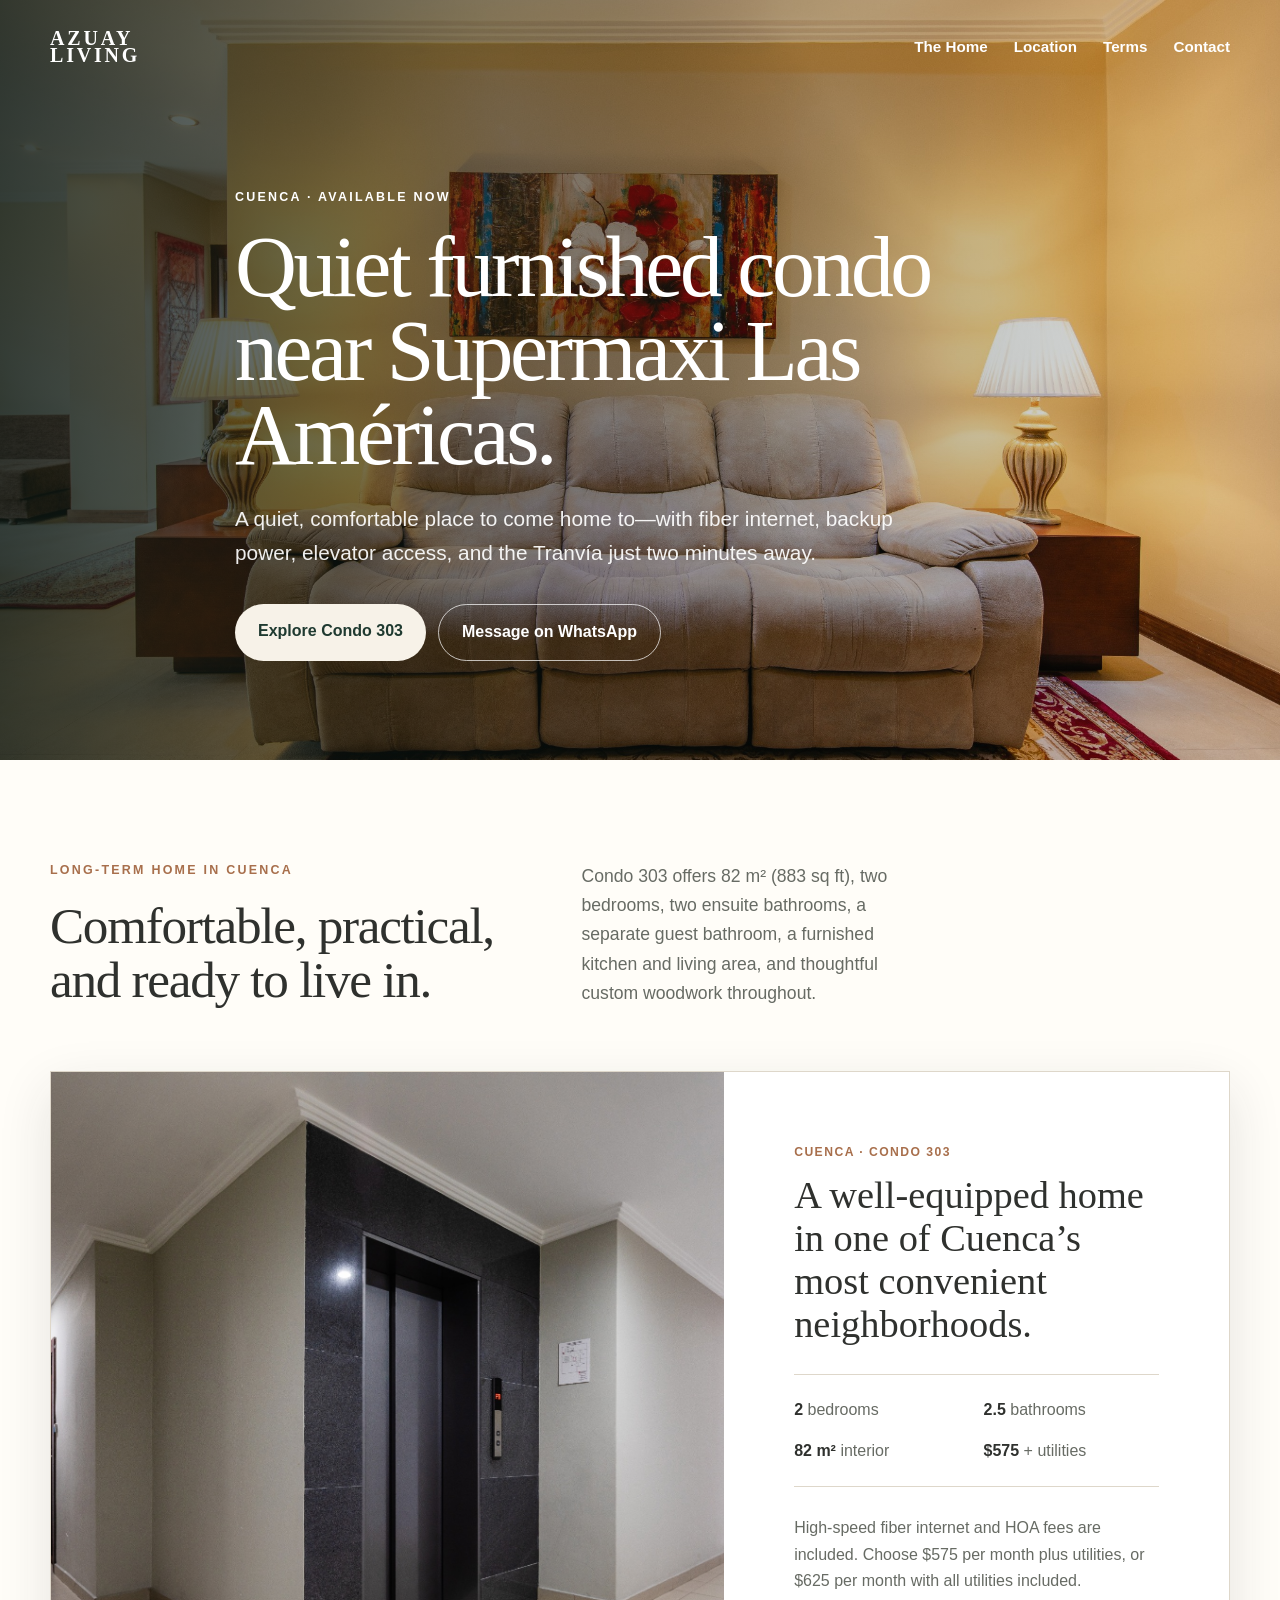
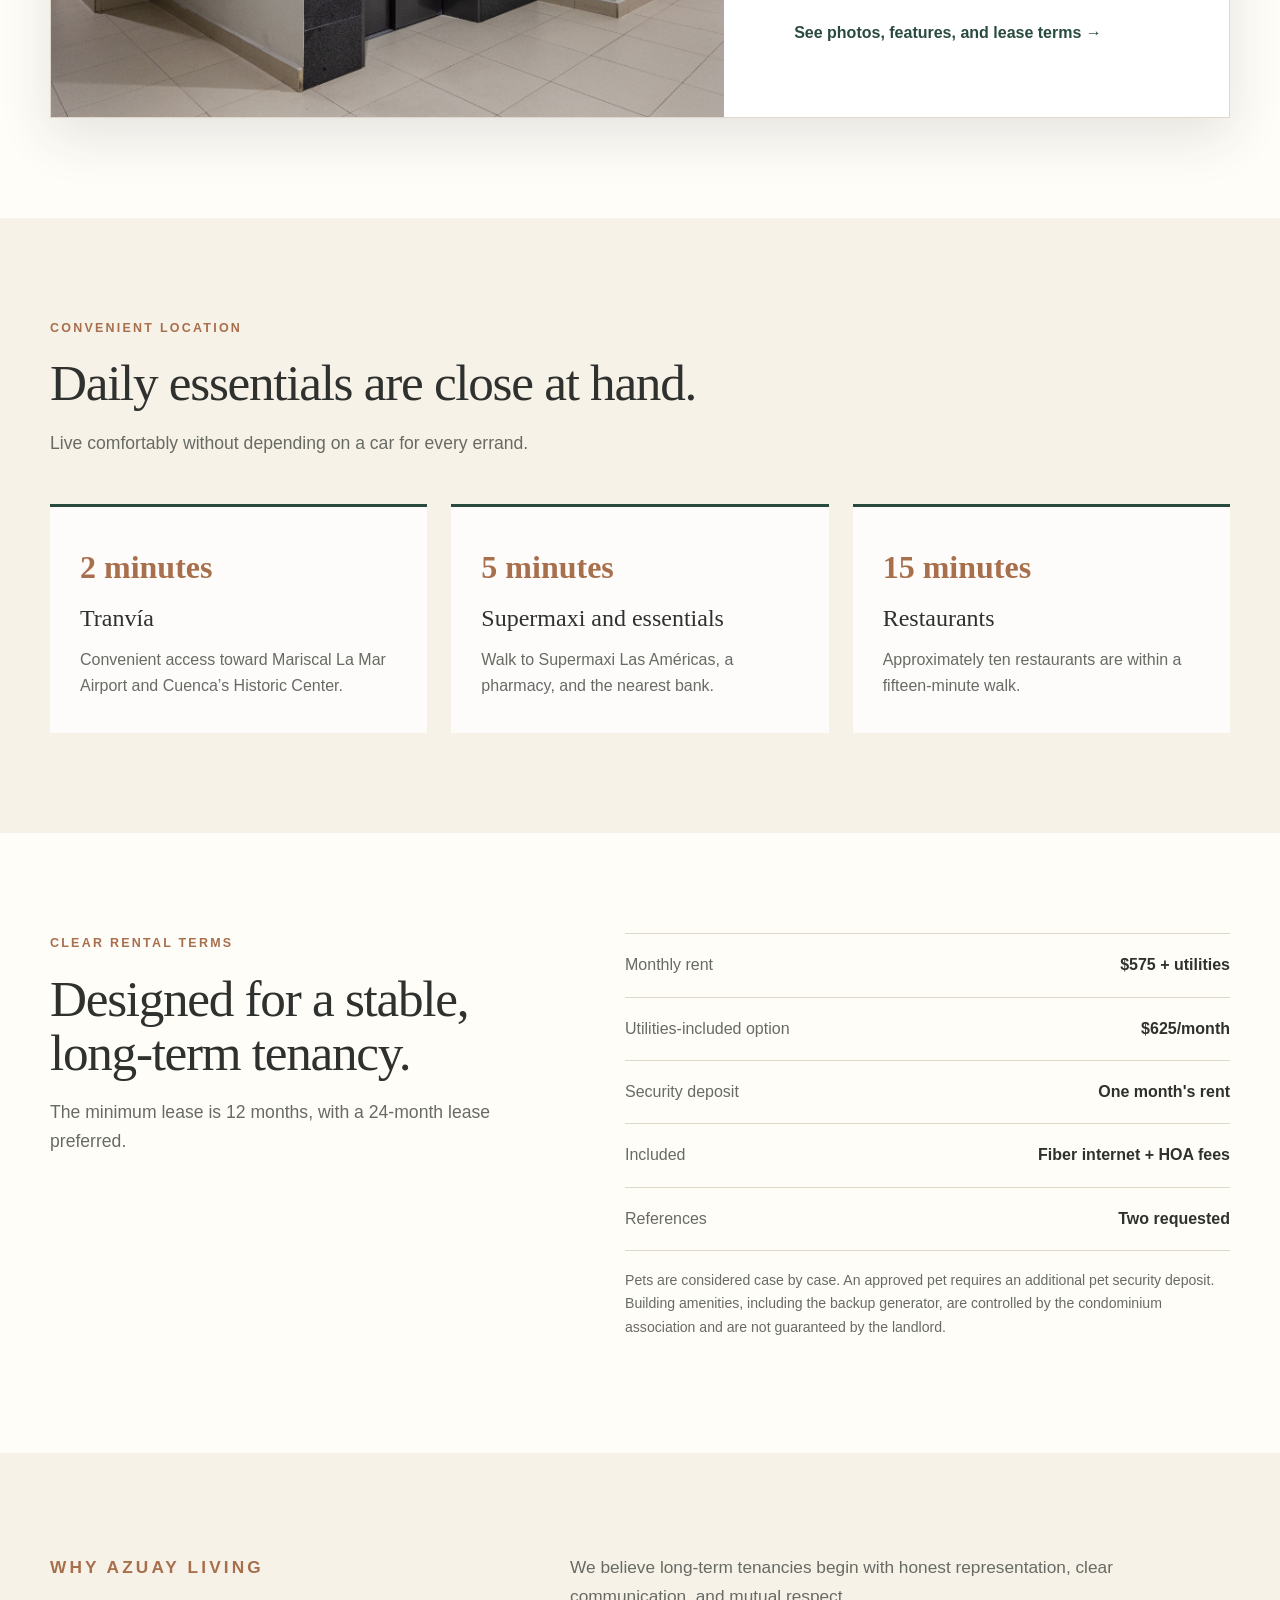
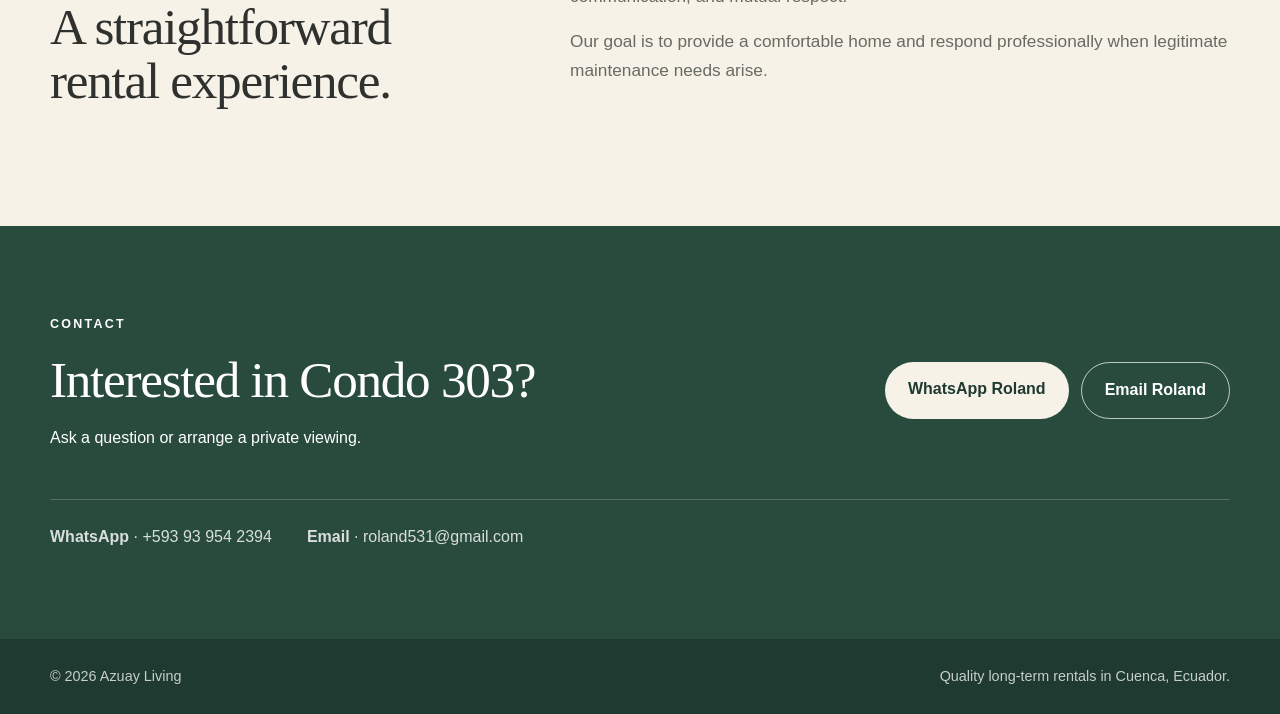
<file: index.html>
<!DOCTYPE html>
<html lang="en">
<head>
  <meta charset="UTF-8" />
  <meta name="viewport" content="width=device-width, initial-scale=1.0" />
  <meta name="description" content="Quiet furnished two-bedroom condo in Cuenca, Ecuador, near Supermaxi Las Américas and the Tranvía. Long-term rental with fiber internet included." />
  <title>Quiet Furnished Condo in Cuenca | Azuay Living</title>
  <link rel="stylesheet" href="style.css" />
</head>
<body>
  <header class="site-header">
    <div class="container nav-wrap">
      <a class="brand" href="#top" aria-label="Azuay Living home"><span>AZUAY</span><span>LIVING</span></a>
      <button class="menu-button" aria-expanded="false" aria-controls="main-nav">Menu</button>
      <nav id="main-nav" class="main-nav" aria-label="Primary navigation">
        <a href="#home">The Home</a><a href="#location">Location</a><a href="#terms">Terms</a><a href="#contact">Contact</a>
      </nav>
    </div>
  </header>

  <main id="top">
    <section class="hero hero-photo">
      <div class="hero-overlay"></div>
      <div class="container hero-content">
        <p class="eyebrow">Cuenca · Available now</p>
        <h1>Quiet furnished condo near Supermaxi Las Américas.</h1>
        <p class="hero-copy">A quiet, comfortable place to come home to—with fiber internet, backup power, elevator access, and the Tranvía just two minutes away.</p>
        <div class="hero-actions">
          <a class="button button-primary" href="condo-303.html">Explore Condo 303</a>
          <a class="button button-outline-light" href="https://wa.me/593939542394" target="_blank" rel="noopener">Message on WhatsApp</a>
        </div>
      </div>
    </section>

    <section id="home" class="section">
      <div class="container">
        <div class="section-heading split-heading">
          <div><p class="eyebrow dark">Long-term home in Cuenca</p><h2>Comfortable, practical, and ready to live in.</h2></div>
          <p>Condo 303 offers 82 m² (883 sq ft), two bedrooms, two ensuite bathrooms, a separate guest bathroom, a furnished kitchen and living area, and thoughtful custom woodwork throughout.</p>
        </div>

        <article class="property-card">
          <a class="property-image" href="condo-303.html" aria-label="View Condo 303 details">
            <img src="images/living-dining.jpg" alt="Warm furnished living and dining area in Condo 303" />
          </a>
          <div class="property-content">
            <p class="location">Cuenca · Condo 303</p>
            <h3>A well-equipped home in one of Cuenca’s most convenient neighborhoods.</h3>
            <div class="facts" aria-label="Property facts">
              <span><strong>2</strong> bedrooms</span><span><strong>2.5</strong> bathrooms</span><span><strong>82 m²</strong> interior</span><span><strong>$575</strong> + utilities</span>
            </div>
            <p>High-speed fiber internet and HOA fees are included. Choose $575 per month plus utilities, or $625 per month with all utilities included.</p>
            <a class="text-link" href="condo-303.html">See photos, features, and lease terms →</a>
          </div>
        </article>
      </div>
    </section>

    <section id="location" class="section section-warm">
      <div class="container">
        <div class="section-heading narrow"><p class="eyebrow dark">Convenient location</p><h2>Daily essentials are close at hand.</h2><p>Live comfortably without depending on a car for every errand.</p></div>
        <div class="feature-grid">
          <article><strong>2 minutes</strong><h3>Tranvía</h3><p>Convenient access toward Mariscal La Mar Airport and Cuenca’s Historic Center.</p></article>
          <article><strong>5 minutes</strong><h3>Supermaxi and essentials</h3><p>Walk to Supermaxi Las Américas, a pharmacy, and the nearest bank.</p></article>
          <article><strong>15 minutes</strong><h3>Restaurants</h3><p>Approximately ten restaurants are within a fifteen-minute walk.</p></article>
        </div>
      </div>
    </section>

    <section id="terms" class="section">
      <div class="container terms-grid">
        <div><p class="eyebrow dark">Clear rental terms</p><h2>Designed for a stable, long-term tenancy.</h2><p class="lead">The minimum lease is 12 months, with a 24-month lease preferred.</p></div>
        <div class="terms-list">
          <div><span>Monthly rent</span><strong>$575 + utilities</strong></div>
          <div><span>Utilities-included option</span><strong>$625/month</strong></div>
          <div><span>Security deposit</span><strong>One month's rent</strong></div>
          <div><span>Included</span><strong>Fiber internet + HOA fees</strong></div>
          <div><span>References</span><strong>Two requested</strong></div>
          <p class="fine-print">Pets are considered case by case. An approved pet requires an additional pet security deposit. Building amenities, including the backup generator, are controlled by the condominium association and are not guaranteed by the landlord.</p>
        </div>
      </div>
    </section>

    <section class="section story-section section-warm">
      <div class="container story-grid"><div><p class="eyebrow dark">Why Azuay Living</p><h2>A straightforward rental experience.</h2></div><div><p>We believe long-term tenancies begin with honest representation, clear communication, and mutual respect.</p><p>Our goal is to provide a comfortable home and respond professionally when legitimate maintenance needs arise.</p></div></div>
    </section>

    <section id="contact" class="contact-section">
      <div class="container contact-grid">
        <div><p class="eyebrow">Contact</p><h2>Interested in Condo 303?</h2><p>Ask a question or arrange a private viewing.</p></div>
        <div class="contact-actions"><a class="button button-light" href="https://wa.me/593939542394" target="_blank" rel="noopener">WhatsApp Roland</a><a class="button button-outline-light" href="mailto:roland531@gmail.com">Email Roland</a></div>
        <div class="contact-details"><p><strong>WhatsApp</strong> · +593 93 954 2394</p><p><strong>Email</strong> · roland531@gmail.com</p></div>
      </div>
    </section>
  </main>

  <footer class="site-footer"><div class="container footer-wrap"><p>© <span id="year"></span> Azuay Living</p><p>Quality long-term rentals in Cuenca, Ecuador.</p></div></footer>
  <script>
    const menuButton=document.querySelector('.menu-button'); const nav=document.querySelector('.main-nav');
    menuButton.addEventListener('click',()=>{const open=menuButton.getAttribute('aria-expanded')==='true';menuButton.setAttribute('aria-expanded',String(!open));nav.classList.toggle('open');});
    document.getElementById('year').textContent=new Date().getFullYear();
  </script>
</body>
</html>
</file>
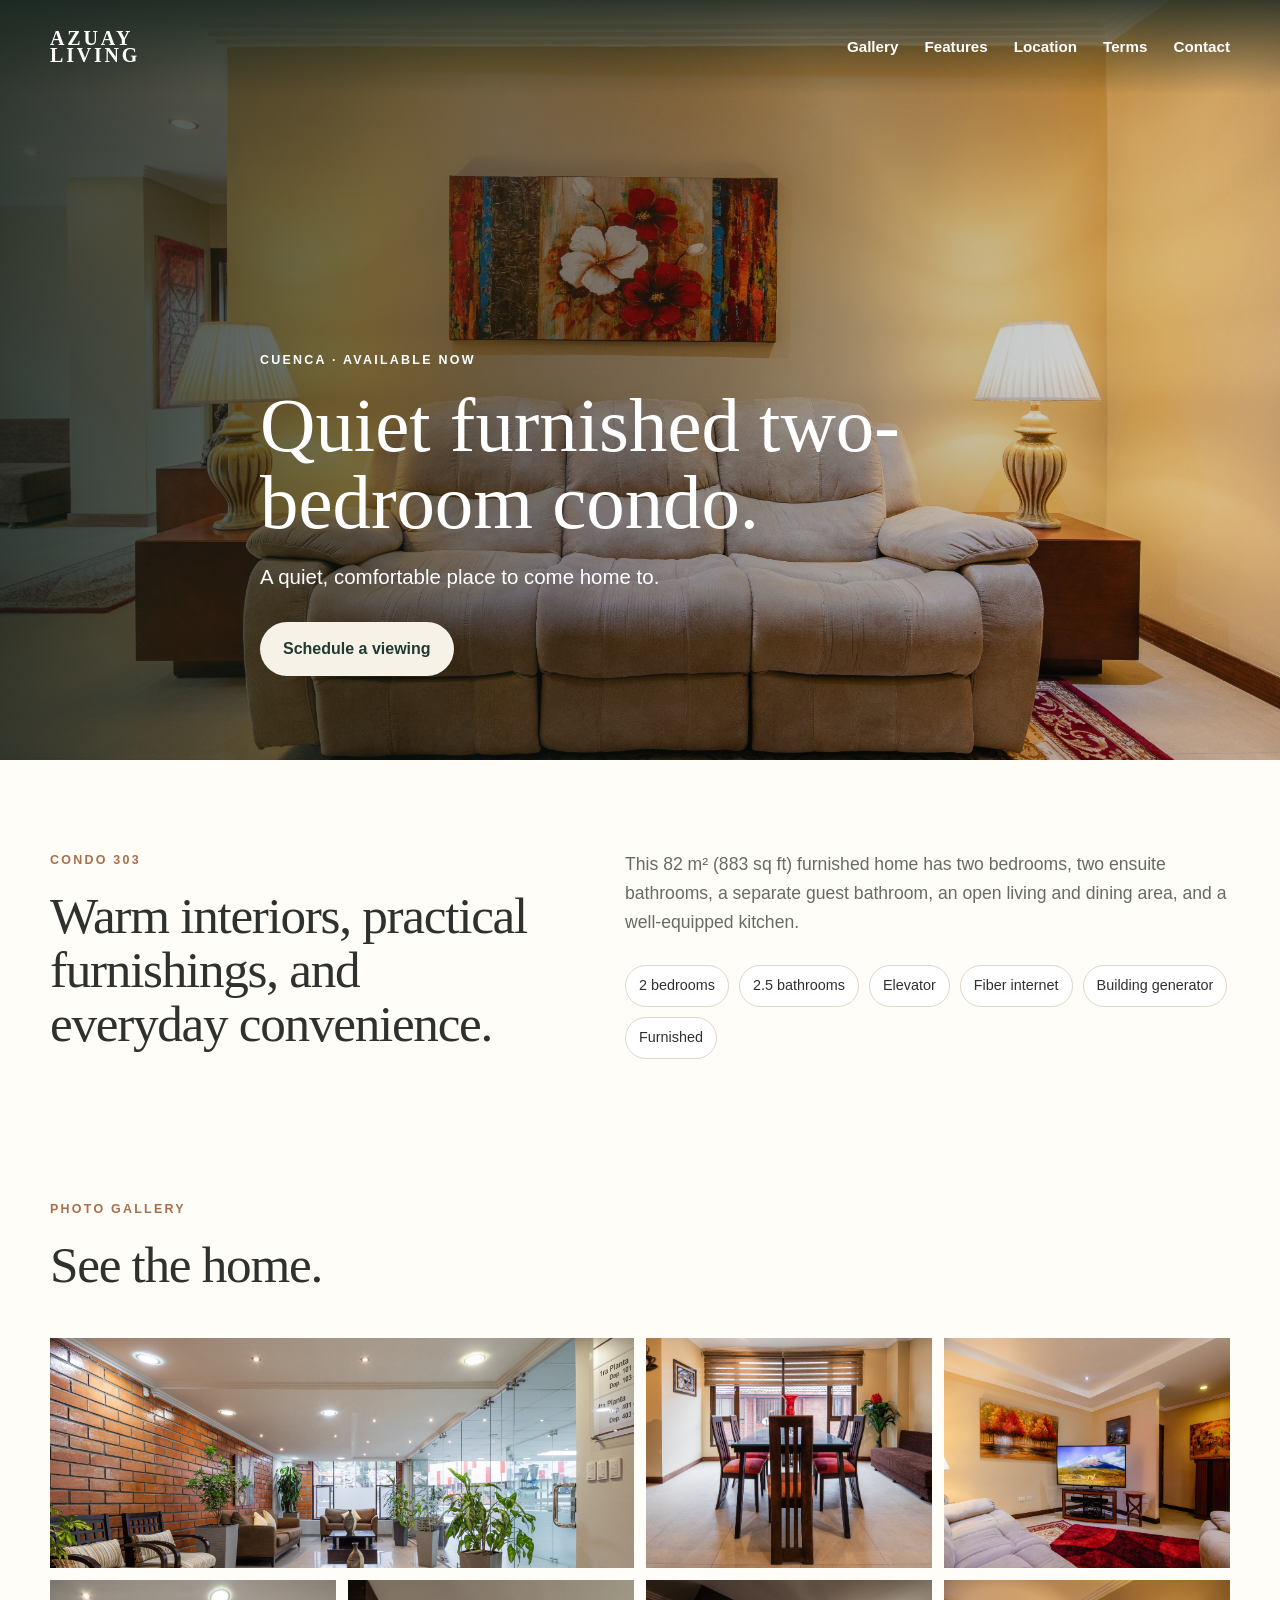
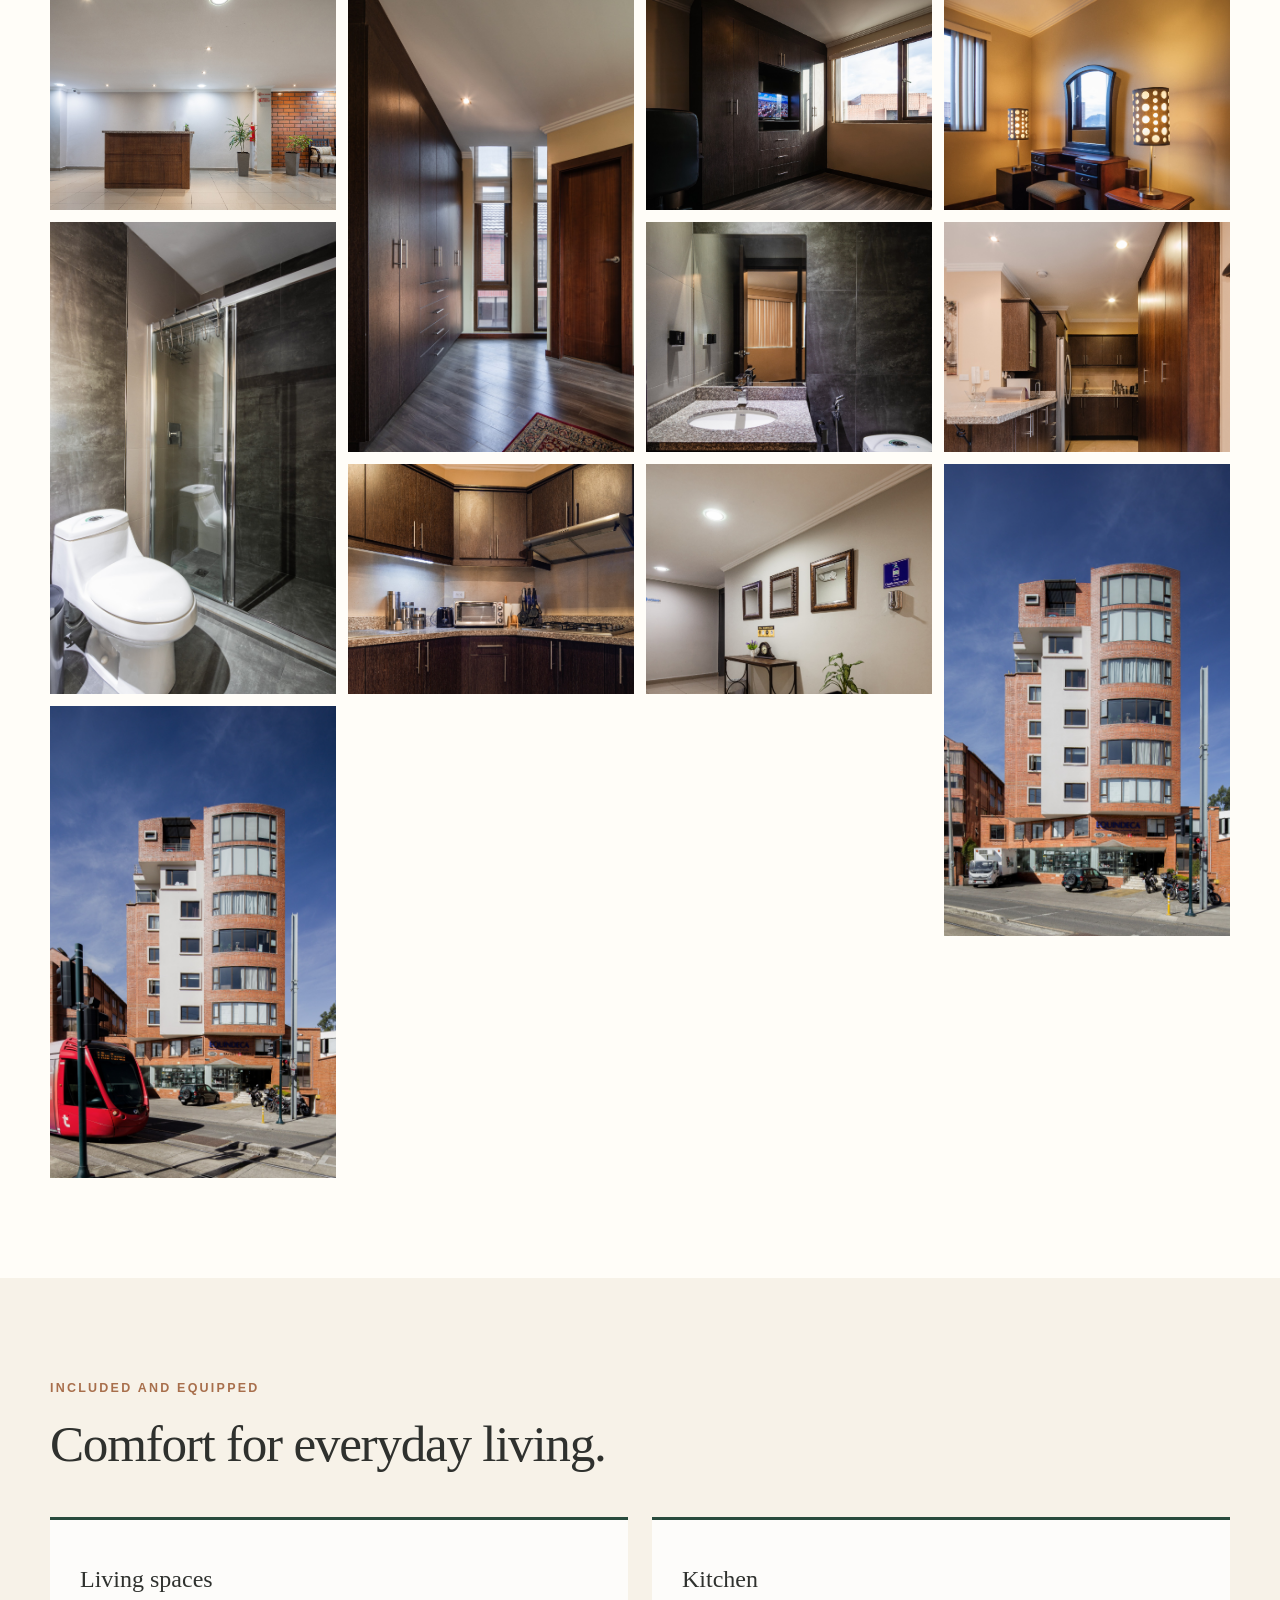
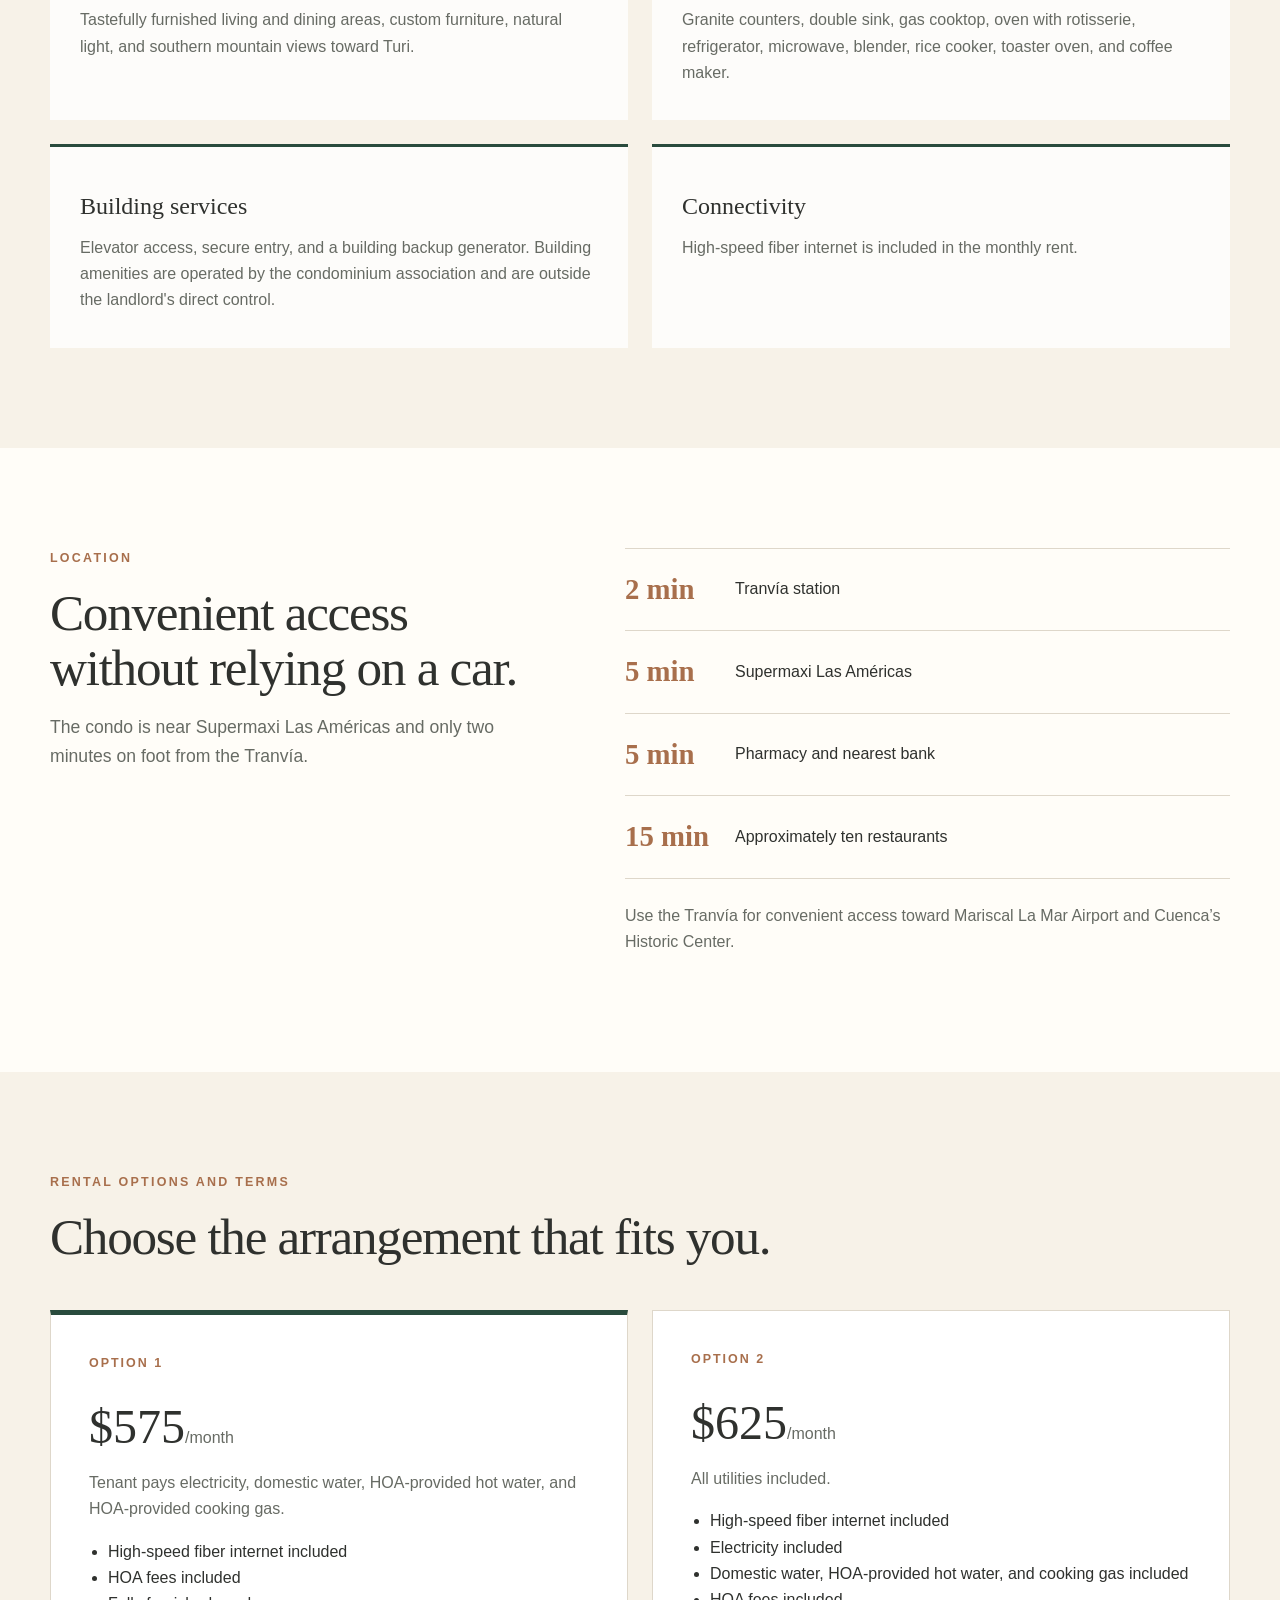
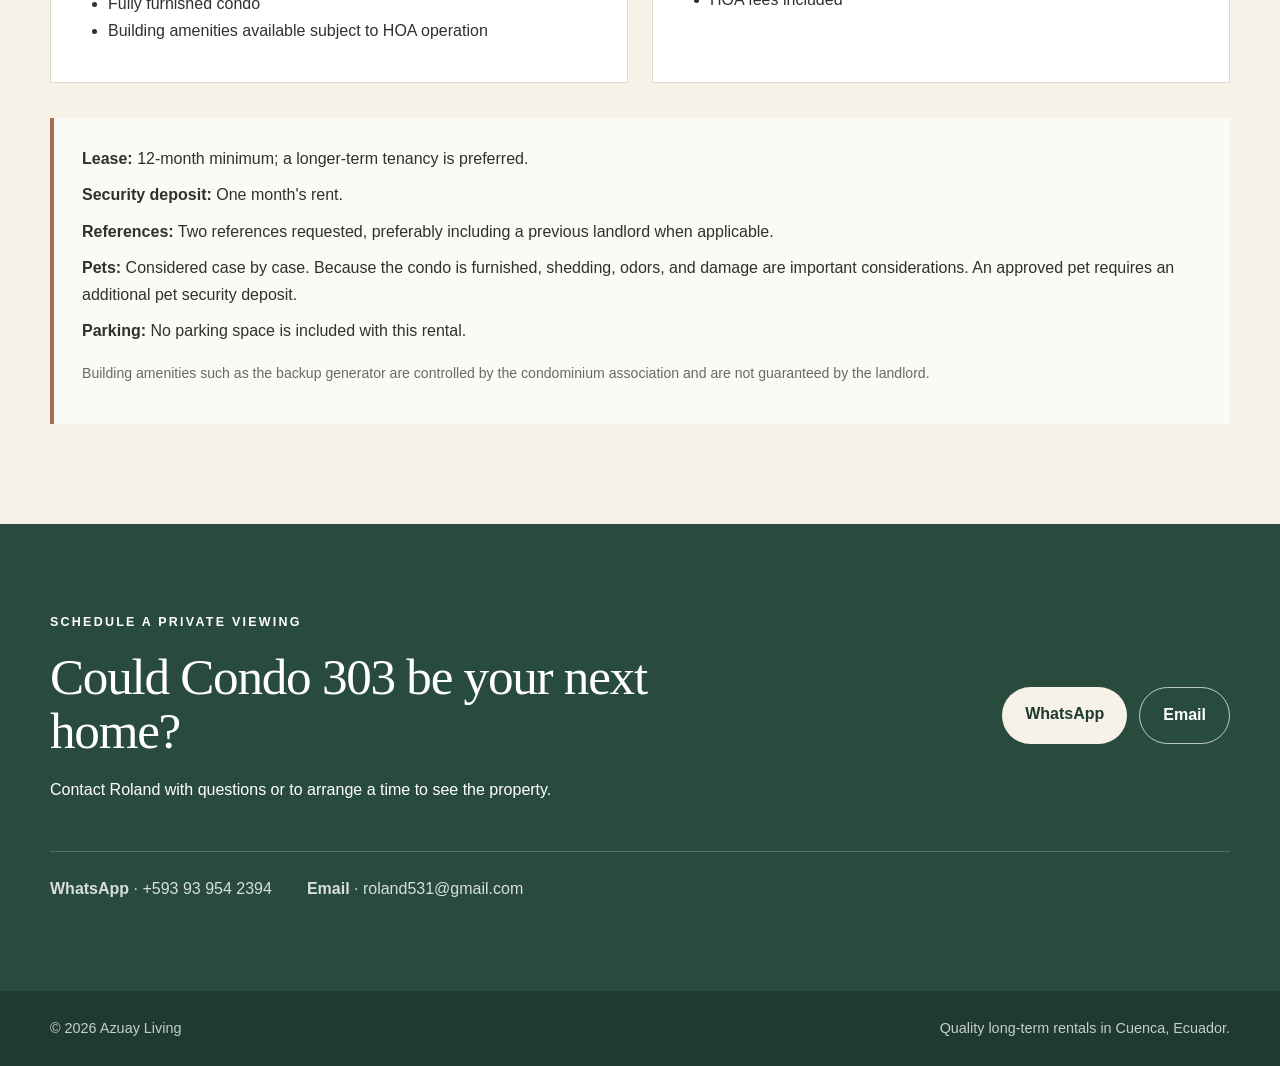
<file: condo-303.html>
<!DOCTYPE html>
<html lang="en">
<head>
  <meta charset="UTF-8" />
  <meta name="viewport" content="width=device-width, initial-scale=1.0" />
  <meta name="description" content="Furnished two-bedroom Condo 303 in Cuenca near Supermaxi Las Américas and the Tranvía. Fiber internet included. Twelve-month minimum lease." />
  <title>Condo 303 | Furnished Long-Term Rental in Cuenca</title>
  <link rel="stylesheet" href="style.css" />
</head>
<body class="property-page">
  <header class="site-header solid"><div class="container nav-wrap"><a class="brand" href="index.html"><span>AZUAY</span><span>LIVING</span></a><button class="menu-button" aria-expanded="false" aria-controls="main-nav">Menu</button><nav id="main-nav" class="main-nav"><a href="#gallery">Gallery</a><a href="#features">Features</a><a href="#location">Location</a><a href="#terms">Terms</a><a href="#contact">Contact</a></nav></div></header>
  <main>
    <section class="property-hero"><img src="images/hero-living-room.jpg" alt="Furnished living room in Condo 303" /><div class="property-hero-overlay"></div><div class="container property-hero-content"><p class="eyebrow">Cuenca · Available now</p><h1>Quiet furnished two-bedroom condo.</h1><p>A quiet, comfortable place to come home to.</p><a class="button button-primary" href="https://wa.me/593939542394" target="_blank" rel="noopener">Schedule a viewing</a></div></section>

    <section class="property-intro"><div class="container property-intro-grid"><div><p class="eyebrow dark">Condo 303</p><h2>Warm interiors, practical furnishings, and everyday convenience.</h2></div><div><p class="lead">This 82 m² (883 sq ft) furnished home has two bedrooms, two ensuite bathrooms, a separate guest bathroom, an open living and dining area, and a well-equipped kitchen.</p><div class="mini-facts"><span>2 bedrooms</span><span>2.5 bathrooms</span><span>Elevator</span><span>Fiber internet</span><span>Building generator</span><span>Furnished</span></div></div></div></section>

    <section id="gallery" class="section gallery-section"><div class="container"><div class="section-heading"><p class="eyebrow dark">Photo gallery</p><h2>See the home.</h2></div><div class="gallery-grid">
      <button class="gallery-item gallery-wide"><img src="images/living-room-wide.jpg" alt="Wide view of the living room" /></button>
      <button class="gallery-item"><img src="images/dining-room.jpg" alt="Dining area beside a large window" /></button>
      <button class="gallery-item"><img src="images/kitchen-galley.jpg" alt="Fully equipped galley kitchen" /></button>
      <button class="gallery-item"><img src="images/kitchen-detail.jpg" alt="Kitchen cabinetry and appliances" /></button>
      <button class="gallery-item gallery-tall"><img src="images/bedroom-wardrobe.jpg" alt="Bedroom with built-in wardrobe" /></button>
      <button class="gallery-item"><img src="images/bedroom.jpg" alt="Furnished bedroom" /></button>
      <button class="gallery-item"><img src="images/office-bedroom.jpg" alt="Second bedroom arranged as an office" /></button>
      <button class="gallery-item gallery-tall"><img src="images/bathroom-shower.jpg" alt="Bathroom with glass shower" /></button>
      <button class="gallery-item"><img src="images/bathroom-vanity.jpg" alt="Bathroom vanity" /></button>
      <button class="gallery-item"><img src="images/entry-hall.jpg" alt="Entry hallway" /></button>
      <button class="gallery-item"><img src="images/lobby-seating.jpg" alt="Building lobby seating" /></button>
      <button class="gallery-item"><img src="images/lobby-reception.jpg" alt="Building reception area" /></button>
      <button class="gallery-item gallery-tall"><img src="images/building-exterior.jpg" alt="Exterior of the condominium building" /></button>
      <button class="gallery-item gallery-tall"><img src="images/tranvia-building.jpg" alt="Tranvía passing near the condominium building" /></button>
    </div></div></section>

    <section id="features" class="section section-warm"><div class="container"><div class="section-heading narrow"><p class="eyebrow dark">Included and equipped</p><h2>Comfort for everyday living.</h2></div><div class="feature-list-grid">
      <article><h3>Living spaces</h3><p>Tastefully furnished living and dining areas, custom furniture, natural light, and southern mountain views toward Turi.</p></article>
      <article><h3>Kitchen</h3><p>Granite counters, double sink, gas cooktop, oven with rotisserie, refrigerator, microwave, blender, rice cooker, toaster oven, and coffee maker.</p></article>
      <article><h3>Building services</h3><p>Elevator access, secure entry, and a building backup generator. Building amenities are operated by the condominium association and are outside the landlord's direct control.</p></article>
      <article><h3>Connectivity</h3><p>High-speed fiber internet is included in the monthly rent.</p></article>
    </div></div></section>

    <section id="location" class="section"><div class="container terms-grid"><div><p class="eyebrow dark">Location</p><h2>Convenient access without relying on a car.</h2><p class="lead">The condo is near Supermaxi Las Américas and only two minutes on foot from the Tranvía.</p></div><div class="walking-list"><div><strong>2 min</strong><span>Tranvía station</span></div><div><strong>5 min</strong><span>Supermaxi Las Américas</span></div><div><strong>5 min</strong><span>Pharmacy and nearest bank</span></div><div><strong>15 min</strong><span>Approximately ten restaurants</span></div><p>Use the Tranvía for convenient access toward Mariscal La Mar Airport and Cuenca’s Historic Center.</p></div></div></section>

    <section id="terms" class="section section-warm"><div class="container"><div class="section-heading narrow"><p class="eyebrow dark">Rental options and terms</p><h2>Choose the arrangement that fits you.</h2></div><div class="pricing-grid">
      <article class="price-card featured"><p class="price-label">Option 1</p><h3>$575<span>/month</span></h3><p>Tenant pays electricity, domestic water, HOA-provided hot water, and HOA-provided cooking gas.</p><ul><li>High-speed fiber internet included</li><li>HOA fees included</li><li>Fully furnished condo</li><li>Building amenities available subject to HOA operation</li></ul></article>
      <article class="price-card"><p class="price-label">Option 2</p><h3>$625<span>/month</span></h3><p>All utilities included.</p><ul><li>High-speed fiber internet included</li><li>Electricity included</li><li>Domestic water, HOA-provided hot water, and cooking gas included</li><li>HOA fees included</li></ul></article>
    </div><div class="lease-notes"><p><strong>Lease:</strong> 12-month minimum; a longer-term tenancy is preferred.</p><p><strong>Security deposit:</strong> One month's rent.</p><p><strong>References:</strong> Two references requested, preferably including a previous landlord when applicable.</p><p><strong>Pets:</strong> Considered case by case. Because the condo is furnished, shedding, odors, and damage are important considerations. An approved pet requires an additional pet security deposit.</p><p><strong>Parking:</strong> No parking space is included with this rental.</p><p class="fine-print">Building amenities such as the backup generator are controlled by the condominium association and are not guaranteed by the landlord.</p></div></div></section>

    <section id="contact" class="contact-section"><div class="container contact-grid"><div><p class="eyebrow">Schedule a private viewing</p><h2>Could Condo 303 be your next home?</h2><p>Contact Roland with questions or to arrange a time to see the property.</p></div><div class="contact-actions"><a class="button button-light" href="https://wa.me/593939542394" target="_blank" rel="noopener">WhatsApp</a><a class="button button-outline-light" href="mailto:roland531@gmail.com">Email</a></div><div class="contact-details"><p><strong>WhatsApp</strong> · +593 93 954 2394</p><p><strong>Email</strong> · roland531@gmail.com</p></div></div></section>
  </main>
  <footer class="site-footer"><div class="container footer-wrap"><p>© <span id="year"></span> Azuay Living</p><p>Quality long-term rentals in Cuenca, Ecuador.</p></div></footer>
  <dialog class="lightbox"><button class="lightbox-close" aria-label="Close photo">×</button><img alt="Enlarged property photograph" /></dialog>
  <script>
    const menuButton=document.querySelector('.menu-button');const nav=document.querySelector('.main-nav');menuButton.addEventListener('click',()=>{const open=menuButton.getAttribute('aria-expanded')==='true';menuButton.setAttribute('aria-expanded',String(!open));nav.classList.toggle('open');});document.getElementById('year').textContent=new Date().getFullYear();
    const lightbox=document.querySelector('.lightbox');const lightboxImg=lightbox.querySelector('img');document.querySelectorAll('.gallery-item').forEach(item=>item.addEventListener('click',()=>{lightboxImg.src=item.querySelector('img').src;lightboxImg.alt=item.querySelector('img').alt;lightbox.showModal();}));lightbox.querySelector('.lightbox-close').addEventListener('click',()=>lightbox.close());lightbox.addEventListener('click',e=>{if(e.target===lightbox)lightbox.close();});
  </script>
</body>
</html>
</file>
<file: style.css>
:root{--ivory:#f7f2e8;--warm-white:#fffdf8;--charcoal:#2f312e;--muted:#676b64;--forest:#294b3d;--forest-dark:#1f3a30;--copper:#a86f4c;--line:#ded7ca;--max-width:1180px;--shadow:0 18px 50px rgba(38,44,39,.12)}
*{box-sizing:border-box}html{scroll-behavior:smooth}body{margin:0;background:var(--warm-white);color:var(--charcoal);font-family:"Segoe UI",Arial,sans-serif;line-height:1.65}h1,h2,h3,.brand{font-family:Georgia,"Times New Roman",serif}h1,h2,h3,p{margin-top:0}a{color:inherit}.container{width:min(calc(100% - 40px),var(--max-width));margin:0 auto}.site-header{position:absolute;z-index:20;top:0;left:0;width:100%;color:white}.site-header.solid{position:absolute;background:linear-gradient(rgba(23,38,32,.82),transparent)}.nav-wrap{min-height:94px;display:flex;align-items:center;justify-content:space-between;gap:24px}.brand{display:inline-flex;flex-direction:column;text-decoration:none;font-weight:700;line-height:.86;letter-spacing:.14em;font-size:1.25rem}.main-nav{display:flex;gap:26px}.main-nav a{text-decoration:none;font-weight:650;font-size:.95rem}.main-nav a:hover{text-decoration:underline;text-underline-offset:5px}.menu-button{display:none;background:transparent;color:white;border:1px solid rgba(255,255,255,.7);border-radius:999px;padding:8px 14px;font:inherit}.hero{min-height:760px;position:relative;display:grid;align-items:center;color:white;overflow:hidden}.hero-photo{background:url("images/hero-living-room.jpg") center 54%/cover no-repeat}.hero-overlay,.property-hero-overlay{position:absolute;inset:0;background:linear-gradient(90deg,rgba(13,24,19,.82),rgba(13,24,19,.32) 58%,rgba(13,24,19,.12))}.hero-content{position:relative;z-index:2;padding-top:88px;max-width:810px}.eyebrow{margin-bottom:18px;text-transform:uppercase;letter-spacing:.18em;font-size:.78rem;font-weight:750}.eyebrow.dark{color:var(--copper)}.hero h1{max-width:830px;margin-bottom:24px;font-size:clamp(3.1rem,6.7vw,6.1rem);line-height:.98;font-weight:500;letter-spacing:-.04em}.hero-copy{max-width:690px;margin-bottom:34px;font-size:clamp(1.05rem,2vw,1.3rem);color:rgba(255,255,255,.92)}.hero-actions{display:flex;gap:12px;flex-wrap:wrap}.button{display:inline-block;border-radius:999px;padding:14px 23px;text-decoration:none;font-weight:750;transition:transform .2s ease,background .2s ease}.button:hover{transform:translateY(-2px)}.button-primary,.button-light{background:var(--ivory);color:var(--forest-dark)}.button-outline-light{border:1px solid rgba(255,255,255,.7);color:white}.section{padding:100px 0}.section-warm{background:var(--ivory)}.section-heading{max-width:880px;margin-bottom:46px}.section-heading.narrow{max-width:740px}.section-heading h2,.story-section h2,.contact-section h2,.property-intro h2,.terms-grid h2{margin-bottom:18px;font-size:clamp(2.2rem,4vw,4rem);line-height:1.06;font-weight:500;letter-spacing:-.025em}.section-heading>p:last-child,.lead{color:var(--muted);font-size:1.1rem}.split-heading{display:grid;grid-template-columns:1.15fr .85fr;gap:60px;align-items:end}.property-card{display:grid;grid-template-columns:1.2fr .9fr;background:white;border:1px solid var(--line);box-shadow:var(--shadow)}.property-image{min-height:520px;overflow:hidden}.property-image img{width:100%;height:100%;object-fit:cover;display:block;transition:transform .45s ease}.property-image:hover img{transform:scale(1.025)}.property-content{padding:clamp(34px,6vw,70px);align-self:center}.location{color:var(--copper);font-weight:700;text-transform:uppercase;letter-spacing:.12em;font-size:.76rem}.property-content h3{margin-bottom:24px;font-size:clamp(1.9rem,3vw,3.1rem);line-height:1.12;font-weight:500}.property-content>p:not(.location){color:var(--muted)}.facts{display:grid;grid-template-columns:repeat(2,minmax(0,1fr));gap:14px;margin:28px 0;padding:22px 0;border-top:1px solid var(--line);border-bottom:1px solid var(--line);color:var(--muted)}.facts strong{color:var(--charcoal)}.text-link{display:inline-block;margin-top:10px;color:var(--forest);font-weight:800;text-decoration:none}.text-link:hover{text-decoration:underline;text-underline-offset:5px}.feature-grid{display:grid;grid-template-columns:repeat(3,1fr);gap:24px}.feature-grid article,.feature-list-grid article{padding:34px 30px;background:rgba(255,255,255,.78);border-top:3px solid var(--forest)}.feature-grid strong{font-family:Georgia,serif;font-size:2rem;color:var(--copper)}.feature-grid h3,.feature-list-grid h3{margin:.35rem 0 .5rem;font-size:1.5rem;font-weight:500}.feature-grid p,.feature-list-grid p{margin:0;color:var(--muted)}.terms-grid{display:grid;grid-template-columns:.9fr 1.1fr;gap:80px;align-items:start}.terms-list{border-top:1px solid var(--line)}.terms-list>div{display:flex;justify-content:space-between;gap:30px;padding:18px 0;border-bottom:1px solid var(--line)}.terms-list span{color:var(--muted)}.fine-print{font-size:.88rem;color:var(--muted);margin-top:18px}.story-grid{display:grid;grid-template-columns:.8fr 1.2fr;gap:80px;align-items:start}.story-grid p{max-width:680px;color:var(--muted);font-size:1.08rem}.contact-section{padding:88px 0;background:var(--forest);color:white}.contact-grid{display:grid;grid-template-columns:1.1fr .9fr;gap:32px 70px;align-items:center}.contact-actions{display:flex;justify-content:flex-end;flex-wrap:wrap;gap:12px}.contact-details{grid-column:1/-1;display:flex;gap:35px;flex-wrap:wrap;padding-top:24px;border-top:1px solid rgba(255,255,255,.2);color:rgba(255,255,255,.82)}.contact-details p{margin:0}.site-footer{padding:26px 0;background:var(--forest-dark);color:rgba(255,255,255,.75)}.footer-wrap{display:flex;justify-content:space-between;gap:20px;font-size:.9rem}.footer-wrap p{margin:0}
.property-hero{min-height:760px;position:relative;color:white;display:grid;align-items:end;overflow:hidden}.property-hero>img{position:absolute;inset:0;width:100%;height:100%;object-fit:cover}.property-hero-content{position:relative;z-index:2;padding-bottom:84px;max-width:760px}.property-hero h1{font-size:clamp(3.2rem,6vw,5.8rem);line-height:1;margin-bottom:18px;font-weight:500}.property-hero-content>p:not(.eyebrow){font-size:1.28rem;margin-bottom:28px}.property-intro{padding:90px 0}.property-intro-grid{display:grid;grid-template-columns:.9fr 1.1fr;gap:80px}.mini-facts{display:flex;gap:10px;flex-wrap:wrap;margin-top:28px}.mini-facts span{padding:8px 13px;border:1px solid var(--line);border-radius:999px;background:white;font-size:.9rem}.gallery-section{padding-top:40px}.gallery-grid{display:grid;grid-template-columns:repeat(4,1fr);grid-auto-rows:230px;gap:12px}.gallery-item{border:0;padding:0;background:none;cursor:zoom-in;overflow:hidden}.gallery-item img{width:100%;height:100%;object-fit:cover;display:block;transition:transform .3s ease}.gallery-item:hover img{transform:scale(1.035)}.gallery-wide{grid-column:span 2}.gallery-tall{grid-row:span 2}.feature-list-grid{display:grid;grid-template-columns:repeat(2,1fr);gap:24px}.walking-list{border-top:1px solid var(--line)}.walking-list>div{display:grid;grid-template-columns:110px 1fr;align-items:center;padding:17px 0;border-bottom:1px solid var(--line)}.walking-list strong{font-family:Georgia,serif;font-size:1.8rem;color:var(--copper)}.walking-list p{margin-top:24px;color:var(--muted)}.pricing-grid{display:grid;grid-template-columns:repeat(2,1fr);gap:24px}.price-card{padding:38px;border:1px solid var(--line);background:white}.price-card.featured{border-top:5px solid var(--forest)}.price-label{color:var(--copper);font-size:.78rem;text-transform:uppercase;letter-spacing:.16em;font-weight:750}.price-card h3{font-size:3rem;margin-bottom:4px;font-weight:500}.price-card h3 span{font-family:"Segoe UI",Arial,sans-serif;font-size:1rem;color:var(--muted);font-weight:500}.price-card>p:not(.price-label){color:var(--muted)}.price-card ul{padding-left:19px;margin-bottom:0}.lease-notes{margin-top:35px;padding:28px;border-left:4px solid var(--copper);background:rgba(255,255,255,.65)}.lease-notes p{margin-bottom:10px}.lightbox{width:min(94vw,1200px);max-width:none;border:0;padding:0;background:transparent}.lightbox::backdrop{background:rgba(10,14,12,.9)}.lightbox img{display:block;max-width:100%;max-height:88vh;margin:auto}.lightbox-close{position:fixed;top:18px;right:24px;width:46px;height:46px;border:1px solid rgba(255,255,255,.7);border-radius:50%;background:rgba(0,0,0,.45);color:white;font-size:2rem;cursor:pointer}
@media(max-width:900px){.menu-button{display:inline-block}.main-nav{position:absolute;top:78px;right:20px;display:none;min-width:210px;padding:18px;background:var(--forest-dark);border:1px solid rgba(255,255,255,.25);flex-direction:column;gap:12px}.main-nav.open{display:flex}.hero,.property-hero{min-height:690px}.property-card,.story-grid,.contact-grid,.split-heading,.terms-grid,.property-intro-grid{grid-template-columns:1fr}.property-image{min-height:390px}.feature-grid{grid-template-columns:1fr}.contact-actions{justify-content:flex-start}.contact-details{grid-column:auto}.gallery-grid{grid-template-columns:repeat(2,1fr)}.feature-list-grid{grid-template-columns:1fr}.terms-grid,.property-intro-grid,.split-heading{gap:38px}}
@media(max-width:560px){.container{width:min(calc(100% - 28px),var(--max-width))}.section{padding:72px 0}.hero h1,.property-hero h1{font-size:3.2rem}.facts{grid-template-columns:1fr}.footer-wrap{flex-direction:column}.gallery-grid{grid-template-columns:1fr;grid-auto-rows:260px}.gallery-wide,.gallery-tall{grid-column:auto;grid-row:auto}.pricing-grid{grid-template-columns:1fr}.terms-list>div{flex-direction:column;gap:3px}.walking-list>div{grid-template-columns:90px 1fr}}
</file>
